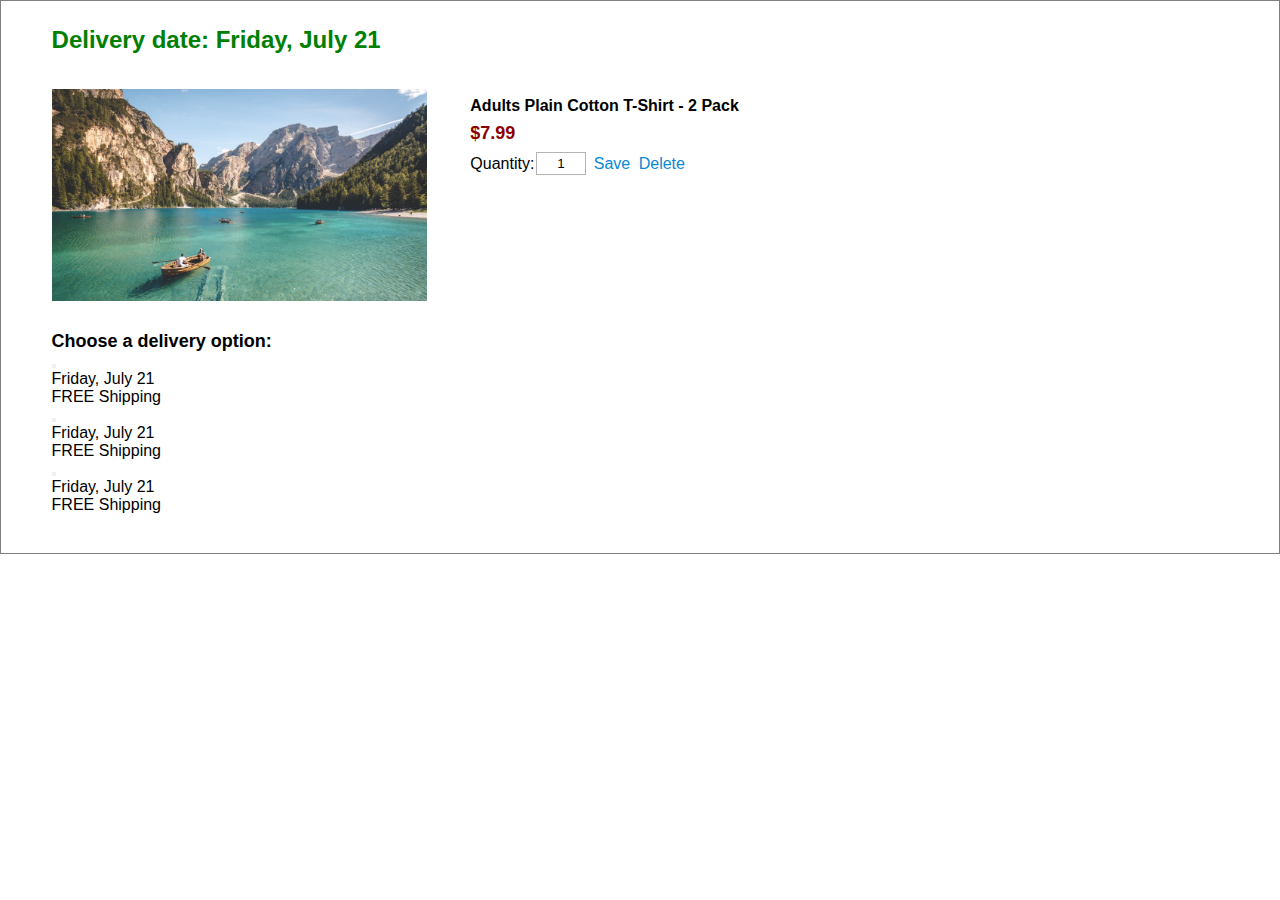
<file: checkout.html>
<!DOCTYPE html>
<html>
  <head>
   <title>amazon practice</title>
   <link rel="stylesheet" href="practice.css">
  </head>
  <body>
    <div class="container">


      <h2>Delivery date: Friday, July 21</h2>

      <div class="clothe-info">
        <img src="images/thumbnail1.png">
        <div class="quantity">
          <p class="item">Adults Plain Cotton T-Shirt - 2 Pack</p>
          <h3>$7.99</h3>
      
          <div class="save-delete flex-box">
            <p>Quantity:</p>
            <button>1</button>
            <p><span>Save</span> <span>Delete</span></p>
          </div>

        </div>
      </div>

     
      <div class="sec-flex">
        <p class="choose-delivery">Choose a delivery option:</p>
        <div><button></button></div>
        <p>Friday, July 21</p>
        <p>FREE Shipping</p>
        
        <div><button></button></div>
        <p>Friday, July 21</p>
        <p>FREE Shipping</p>

        <div><button></button></div>
        <p>Friday, July 21</p>
        <p>FREE Shipping</p>

    
      </div>













    </div>
  </body>
</html>
</file>
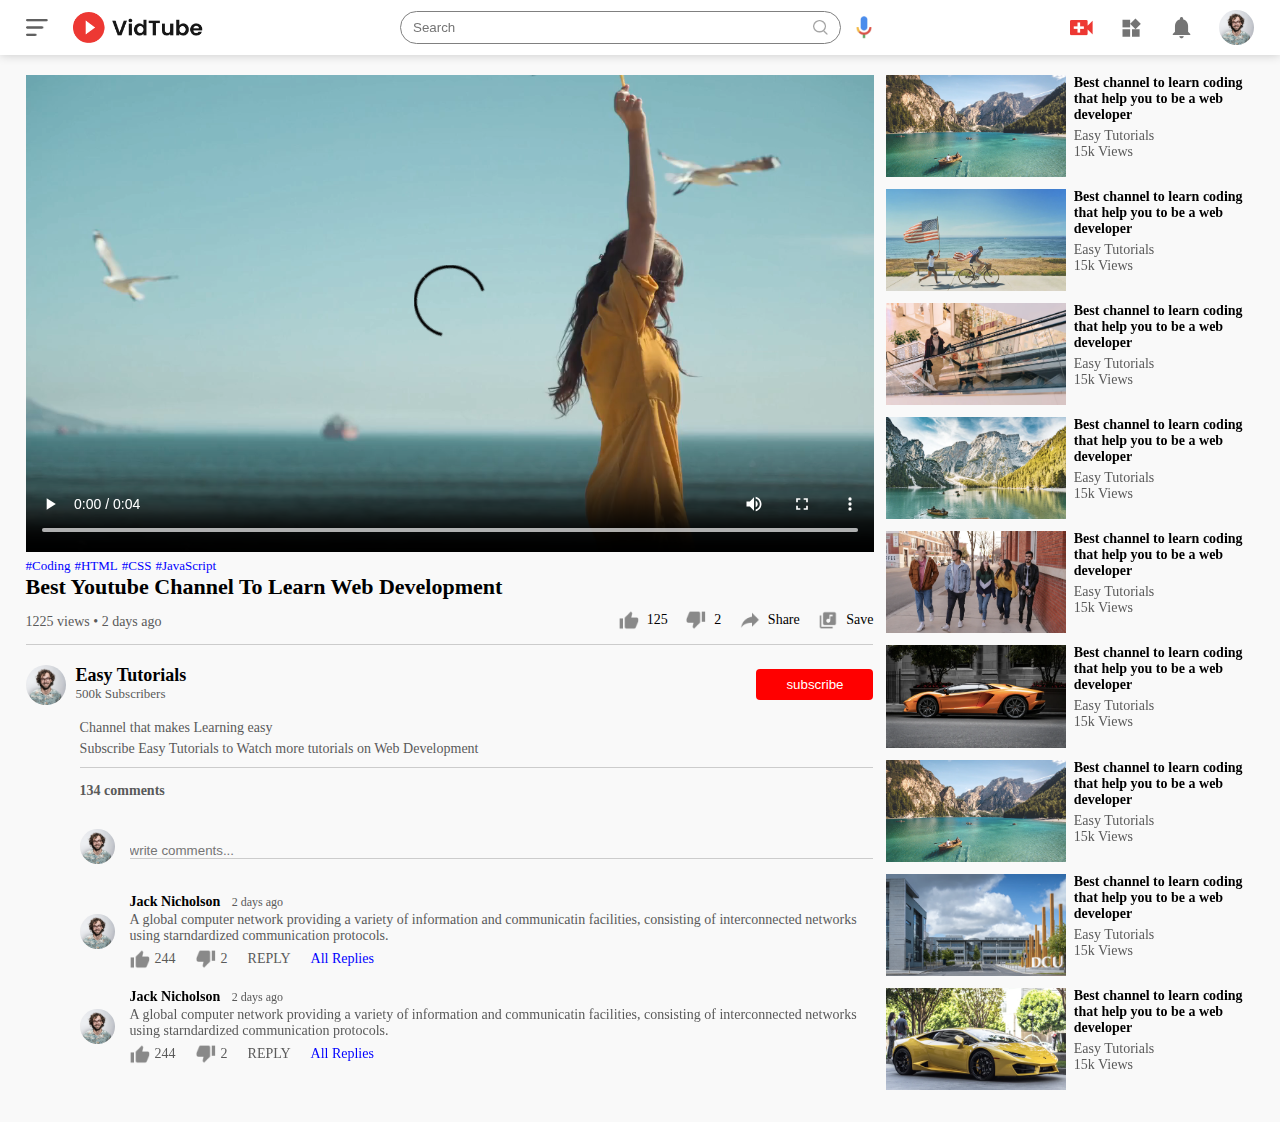
<file: play-video.html>
<!DOCTYPE html>
<html>
  <head>
    <meta charset="UTF-8">
    <meta http-equiv="X-UA-Compatible" content="IE=edge">
    <meta name="viewport" content="width=device-width-scale=1.0">
    <title>Play Video - Easy Tutorials Youtube channel</title>
    <link rel="stylesheet" href="style.css">
  </head>
  <body>
    <!------------------navbar-------------------->
    <nav class="flex-div">
      <div class="nav-left flex-div">
        <img class="menu-icon" src="images/menu.png">
        <img class="logo" src="images/logo.png">
      </div>

      <div class="nav-middle flex-div">
        <div class="search-box flex-div">
          <input type="text" placeholder="Search">
          <img src="images/search.png">
        </div>
        <img class="mic-icon" src="images/voice-search.png">
      </div>

      <div class="nav-right flex-div">
        <img src="images/upload.png">
        <img src="images/more.png"> 
        <img src="images/notification.png">
        <img class="user-icon" src="images/Jack.png">
      </div>
    </nav>


    <div class="container play-container">
      <div class="row">
        <div class="play-videos">
          <video controls autoplay>
            <source src="images/video.mp4" type="video/mp4">
          </video>

          <div class="tags">
            <a href="">#Coding</a>   <a href="">#HTML</a>   <a href="">#CSS</a>
            <a href="">#JavaScript</a> 
          </div>

          <h3>Best Youtube Channel To Learn Web Development</h3>

          <div class="play-video-info">
            <p>1225 views &bull; 2 days ago</p>
            <div>
              <a href=""><img src="images/like.png">125</a>
              <a href=""><img src="images/dislike.png">2</a>
              <a href=""><img src="images/share.png">Share</a>
              <a href=""><img src="images/save.png">Save</a>
            </div>
          </div>

          <hr>

          <div class="publisher">
            <img src="images/Jack.png">
            <div>
              <p>Easy Tutorials</p>
              <span>500k Subscribers</span>
            </div>
            <button type="button">subscribe</button>
          </div>

          <div class="video-discription">
            <p>Channel that makes Learning easy</p>
            <p>Subscribe Easy Tutorials to Watch more tutorials on Web Development</p>
            <hr>
            <h4>134 comments</h4>
            <div class="add-comment">
              <img src="images/Jack.png">
              <input type="text" placeholder="write comments...">
            </div>

            <div class="old-comment">
              <img src="images/Jack.png">
              <div>
                <h3>Jack Nicholson <span> 2 days ago</span></h3>
                <p>A global computer network providing a variety of information
                  and communicatin facilities, consisting of interconnected networks
                  using starndardized communication protocols.
                </p>
                <div class="comment-action">
                  <img src="images/like.png">
                  <span>244</span>
                  <img src="images/dislike.png">
                  <span>2</span>
                  <span>REPLY</span>
                  <a href="">All Replies</a>
                </div>

              </div>
            </div>

            <div class="old-comment">
              <img src="images/Jack.png">
              <div>
                <h3>Jack Nicholson <span> 2 days ago</span></h3>
                <p>A global computer network providing a variety of information
                  and communicatin facilities, consisting of interconnected networks
                  using starndardized communication protocols.
                </p>
                <div class="comment-action">
                  <img src="images/like.png">
                  <span>244</span>
                  <img src="images/dislike.png">
                  <span>2</span>
                  <span>REPLY</span>
                  <a href="">All Replies</a>
                </div>
              </div>
            </div>

          </div>

        </div>

        <div class="right-sidebar">

          <div class="side-video-list">
             <a class="small-thumbnail" href=""><img src="images/thumbnail1.png"></a> 
            <div class="vid-info">
                <a href="">Best channel to learn coding that help you to be 
                 a web developer</a>
                  <p>Easy Tutorials</p>
                  <p>15k Views</p>
            </div>
          </div>

              <div class="side-video-list">
                <a class="small-thumbnail" href=""><img src="images/thumbnail2.png"></a> 
                <div class="vid-info">
                    <a href="">Best channel to learn coding that help you to be 
                    a web developer</a>
                      <p>Easy Tutorials</p>
                      <p>15k Views</p>
                </div>
              </div>

            <div class="side-video-list">
              <a class="small-thumbnail" href=""><img src="images/thumbnail3.png"></a> 
              <div class="vid-info">
                  <a href="">Best channel to learn coding that help you to be 
                  a web developer</a>
                    <p>Easy Tutorials</p>
                    <p>15k Views</p>
              </div>
            </div>

            <div class="side-video-list">
                <a class="small-thumbnail" href=""><img src="images/thumbnail4.png"></a> 
            
              <div class="vid-info">
                  <a href="">Best channel to learn coding that help you to be 
                    a web developer</a>
                    <p>Easy Tutorials</p>
                    <p>15k Views</p>
              </div>
            </div>

            <div class="side-video-list">
                <a class="small-thumbnail" href=""><img src="images/thumbnail5.png"></a> 
            
              <div class="vid-info">
                  <a href="">Best channel to learn coding that help you to be 
                    a web developer</a>
                    <p>Easy Tutorials</p>
                    <p>15k Views</p>
              </div>
            </div>

          <div class="side-video-list">
              <a class="small-thumbnail" href=""><img src="images/thumbnail6.png"></a> 
          
            <div class="vid-info">
                <a href="">Best channel to learn coding that help you to be 
                  a web developer</a>
                  <p>Easy Tutorials</p>
                  <p>15k Views</p>
            </div>
          </div>

          <div class="side-video-list">
              <a class="small-thumbnail" href=""><img src="images/thumbnail1.png"></a> 
          
            <div class="vid-info">
                <a href="">Best channel to learn coding that help you to be 
                  a web developer</a>
                  <p>Easy Tutorials</p>
                  <p>15k Views</p>
            </div>
          </div>

          <div class="side-video-list">
            <a class="small-thumbnail" href=""><img src="images/thumbnail7.png"></a> 
        
          <div class="vid-info">
              <a href="">Best channel to learn coding that help you to be 
                a web developer</a>
                <p>Easy Tutorials</p>
                <p>15k Views</p>
          </div>
         </div>

          <div class="side-video-list">
              <a class="small-thumbnail" href=""><img src="images/thumbnail8.png"></a> 
          
            <div class="vid-info">
                <a href="">Best channel to learn coding that help you to be 
                  a web developer</a>
                  <p>Easy Tutorials</p>
                  <p>15k Views</p>
            </div>
          </div>

        </div>
      </div>
    </div>




  </body>  
</html>
</file>
<file: practice.css>
*{
  box-sizing: border-box;
  font-family: Roboto,Arial;
  margin: 0;
  padding: 0;
}
.container{
  border: 1px solid grey;
  padding-left: 2%;
  padding-bottom: 3%;
  
 
}
.container h2{
  color: green;
  margin: 25px;
}

.container img{
  width: 30%;
  margin: 10px 25px;
  flex-wrap: wrap;
}

.container .clothe-info .quantity h3{
  color: darkred;
  font-size: 18px;
  margin-bottom: 8px;
}

.container .clothe-info {
  display: flex;
  flex-wrap: wrap;
  
}

.flex-box{
  display: flex;
  align-items: center;
}

.clothe-info p{
  font-size: 16px;
 
}

.clothe-info .quantity{
  margin-top: 18px;
  margin-left: 18px;
}

.clothe-info .quantity .item{
  font-weight: 600;
  font-size: 16px;
  margin-bottom: 8px;
  
}

.save-delete button{
  background-color: white;
  display: flex;
  padding: 3px 20px;
  margin-left: 2px;
  border: 1px solid rgb(181, 179, 179);
  align-items: flex-start;
  margin-right: 8px;
}

.save-delete span{
  color: rgb(10, 135, 213);
  margin-right: 4px;
}

.sec-flex {
  margin: 20px 0 0 25px ;
  
}

.sec-flex .choose-delivery{
  font-weight: 600;
  font-size: 18px;
}
</file>
<file: style.css>
*{
  margin: 0;
  padding: 0;
  font-family: 'poppins' sans-serif;
  box-sizing: border-box;
}

a{
  text-decoration: none;
  color: black;
}

img{
  cursor: pointer;
}

/*-----------------navbar-----------------------*/

.flex-div{
  display: flex;
  align-items: center;

}

nav{
  padding: 10px 2%;
  justify-content: space-between;
  box-shadow: 0 0 10px rgba(0, 0, 0, 0.2);
  background-color: white;
  position: sticky;
  top: 0;
  z-index: 10;
}

.nav-right img{
  width: 25px;
  margin-right: 25px;

}

.nav-right .user-icon{
  width: 35px;
  border-radius: 50%;
  margin-right: 0;

}

.nav-left .menu-icon{
  width: 22px;
  margin-right: 25px;
}

.nav-left .logo{
  width: 130px;
}

.nav-middle .mic-icon{
  width: 16px;
}

.nav-middle .search-box{
  border:1px solid grey;
  margin-right: 15px;
  padding: 8px 12px;
  border-radius: 25px;
}

.nav-middle .search-box input{
  width: 400px;
  border: none;
  outline: 0;
  background-color: transparent;
}

.nav-middle .search-box img{
  width: 15px;
}

/*-------------------sidebar---------------*/

.sidebar{
  background-color: white;
  width: 15%;
  height: 100vh;
  position: fixed;
  top: 0;
  padding-left: 2%;
  padding-top: 80px;
}

.shortcut-links img{
 width: 20px;
 margin-right: 20px;
}

.shortcut-links a{
  display: flex;
  align-items: center;
  margin-bottom: 20px;
  width: fit-content;
  flex-wrap: wrap;
}

.shortcut-links a:first-child{
  color: red;
}

.sidebar hr{
  border: none;
  height: 1px;
  background-color: #ccc;
  width: 85%;
}

.subscribed-list h3{
  font-size: 13px;
  margin: 20px 0 ;
  color: #5a5a5a;
}

.subscribed-list a{
  display: flex;
  align-items: center;
  margin-bottom: 20px;
  width: fit-content;
  flex-wrap: wrap;
}

.subscribed-list img{
  width: 25px;
  border-radius: 50%;
  margin-right: 20px;
}

.small-sidebar{
  width: 5%;
}

.small-sidebar a p{
  display: none;
}

.small-sidebar h3{
  display: none;
}

.small-sidebar hr{
  width: 50%;
  margin-bottom: 25px;
}

/*-----------------main----------------*/

.container{
  background-color: #f9f9f9;
  padding-left: 17%;
  padding-right: 2%;
  padding-top: 20px;
  padding-bottom: 20px;
}

.large-container{
  padding-left: 7%;
}

.banner{
  width: 100%;
}

.banner img{
 width: 100%;
 border-radius: 8px;
}

.list-container{
  display: grid;
  grid-template-columns: repeat(auto-fit, minmax(250px, 1fr));
  grid-column-gap: 16px;
  grid-row-gap: 30px;
  margin-top: 15px;
}

.vid-list .thumbnail{
  width: 100%;
  border-radius: 5px;
}

.vid-list .flex-div{
  align-items: flex-start ;
  margin-top: 7px;
}

.vid-list .flex-div img{
  width: 35px;
  margin-right: 10px;
  border-radius: 50%;
}

.vid-info{
  color: #5a5a5a;
  font-size: 14px;
}

.vid-info a{
  color: black;
  font-weight: 600;
  display: block;
  margin-bottom: 5px;
}

/*-----------when the screen is below 900px----------*/

@media (max-width: 900px){
  .menu-icon{
    display: none;
  }

  .sidebar{
    display: none;
  }

  .container, .large-container{
    padding-left: 5%;
    padding-right: 5%;
  }

  .nav-right img{
    display: none;
  }

  .nav-right .user-icon{
    display: block;
    width: 30px;
  }

  .nav-middle .search-box input{
    width: 100px;
  }

  .nav-middle .mic-icon{
    display: none;
  }

  .logo{ 
    width: 90px;
  }
}

/*--------------play video page--------------*/

.play-container{
  padding-left: 2%;
}

.row{
  display: flex;
  justify-content: space-between;
  flex-wrap: wrap;
}

.play-videos{
  flex-basis: 69%;
}

.right-sidebar{
  flex-basis: 30%;
}

.play-videos video{
  width: 100%;
}

.side-video-list{
  display: flex;
  justify-content: space-between;
  margin-bottom: 8px;
}

.side-video-list img{
  width: 100%;
}

.side-video-list .small-thumbnail{
  flex-basis: 49%;
}

.side-video-list .vid-info{
  flex-basis: 49%;
}

.play-videos .tags a{
  color: #0000ff;
  font-size: 13px;
}

.play-videos h3{
  font-weight: 600;
  font-size: 22px;
}

.play-videos .play-video-info{
  display: flex;
  align-items: center;
  justify-content: space-between;
  flex-wrap: wrap;
  margin-top: 10px;
  font-size: 14px;
  color: #5a5a5a ;
}

.play-videos .play-video-info a img{
  width: 20px;
  margin-right: 8px;

}

.play-videos .play-video-info a {
  display: inline-flex;
  align-items: center;
  margin-left: 15px;
}

.play-videos hr{
  border: none;
  height: 1px;
  background-color: #ccc;
  margin: 10px 0;
}

.publisher {
  display: flex;
  align-items: center;
  margin-top: 20px;
}

.publisher div{
  flex: 1;
  line-height: 18px;
}

.publisher img{
  width: 40px;
  border-radius: 50%;
  margin-right: 10px;
}

.publisher div p{
  color: black;
  font-weight: 600;
  font-size: 18px;
}

.publisher div span{
  font-size: 13px;
  color: #5a5a5a ;
}

.publisher button{
  background-color: red;
  color: #fff;
  padding: 8px 30px;
  border: none;
  outline: 0;
  border-radius: 4px;
  cursor: pointer;
}

.video-discription{
  padding-left: 54px;
  margin: 15px 0;
}

.video-discription p{
  font-size: 14px;
  margin-bottom: 5px;
  color: #5a5a5a;
}

.video-discription h4{
  font-size: 14px;
  color: #5a5a5a;
  margin-top: 15px;
}

.add-comment{
 display: flex;
 align-items: center;
 margin: 30px 0;
}

.add-comment img{
  width: 35px;
  border-radius: 50%;
  margin-right: 15px;
}

.add-comment input{
  width: 100%;
  border: none;
  outline: 0;
  border-bottom: 1px solid #ccc;
  padding-top: 10px;
  background-color: transparent;
}

.old-comment{
  display: flex;
  align-items: center;
  margin: 20px 0px;
}

.old-comment img{
  width: 35px;
  border-radius: 50%;
  margin-right: 15px;
}

.old-comment h3{
  font-size: 14px;
  margin-bottom: 2px;
}

.old-comment h3 span{
  color: #5a5a5a;
  font-size: 12px;
  font-weight: 500;
  margin-left: 8px;
}

.old-comment .comment-action{
  display: flex;
  align-items: center;
  margin-top: 8px 0;
  font-size: 14px;
 
}

.old-comment .comment-action img{
  width: 20px;
  margin-right: 5px;
  border-radius: 0;
}

.old-comment .comment-action span{
  margin-right: 20px;
  color: #5a5a5a;
}

.old-comment .comment-action a{
  color: #0000ff;
}

@media (max-width: 900px){
  .play-videos{
    flex-basis: 100%;
  }

  .right-sidebar{
    flex-basis: 100%;
  }

  .play-container{
    padding-left: 5%;
  }

  .video-discription{
    padding-left: 0;
  }

  .play-videos .play-video-info a{
    margin-left: 0;
    margin-right: 15px;
    margin-top: 15px;
  }
}
</file>
